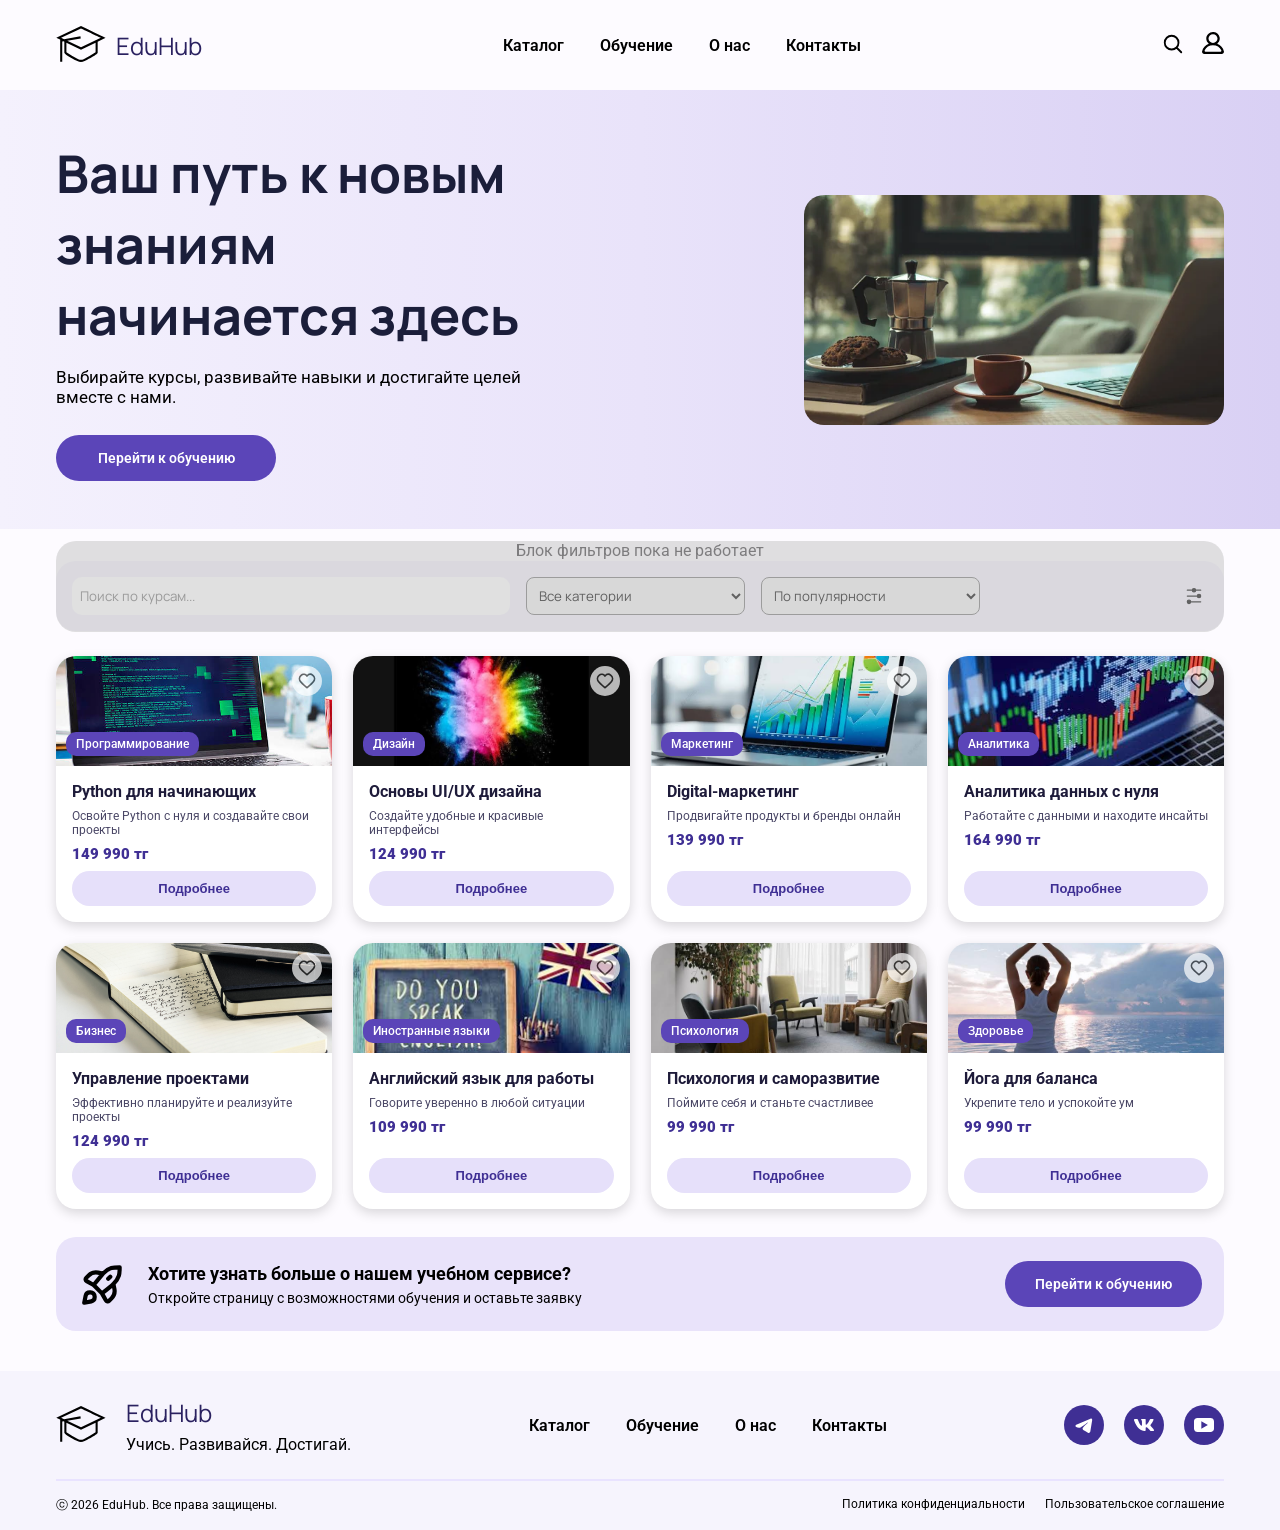
<file: index.html>
<!DOCTYPE html>
<html lang="ru">
<head>
    <meta charset="UTF-8">
    <meta name="viewport" content="width=device-width, initial-scale=1.0">
    <meta name="description" content="Платформа онлайн-курсов для обучения востребованным навыкам.">
    <link rel="preconnect" href="https://fonts.googleapis.com">
    <link rel="preconnect" href="https://fonts.gstatic.com" crossorigin>
    <link href="https://fonts.googleapis.com/css2?family=Manrope:wght@700&family=Roboto:wght@300&display=swap" rel="stylesheet">
    <link rel="stylesheet" href="./index.css">
    <title>Онлайн-сервис учебных курсов</title>
</head>
<body>
    <header class="header">
        <div class="header__logo-wrapper">
            <svg class="header__logo-icon" width="50" height="50">
                <use xlink:href="./icons/education.svg#edu-icon"></use>
            </svg>
            <span class="header__logo-name">EduHub</span>
        </div>
        <nav class="header__nav">
            <ul class="header__nav-list">
                <li class="header__nav-item">
                    <a class="header__nav-link" href="#courses">Каталог</a>
                </li>
                <li class="header__nav-item">
                    <a class="header__nav-link" href="#education">Обучение</a>
                </li>
                <li class="header__nav-item">
                    <a class="header__nav-link" href="./education.html#about-us" target="_blank">О нас</a>
                </li>
                <li class="header__nav-item">
                    <a class="header__nav-link" href="./education.html#contacts" target="_blank">Контакты</a>
                </li>
            </ul>
        </nav>
        <div class="header__links-wrapper">
            <button class="header__search-btn">
                <svg class="header__search-icon" width="22" height="22">
                    <use xlink:href="./icons/search.svg#search-icon"></use>
                </svg>
            </button>
            <a class="header__profile-link" href="https://developer.mozilla.org/en-US/" target="_blank">
                <svg class="header__profile-icon" width="22" height="22">
                    <use xlink:href="./icons/profile.svg#profile-icon"></use>
                </svg>
            </a>
        </div>
    </header>
    <main>
        <h1 class="visually-hidden">Образовательные курсы</h1>
        <section class="poster">
            <div class="poster__info">
                <h2 class="poster__heading">Ваш путь к новым знаниям начинается здесь</h2>
                <p class="poster__text">Выбирайте курсы, развивайте навыки и достигайте целей вместе с нами.</p>
                <a class="poster__btn" href="./education.html#contacts" target="_blank">Перейти к обучению</a>
            </div>
            <img class="poster__img" src="./images/laptop.jpg" alt="Фото ноутбука и чашки чая">
        </section>
        <section class="filters">
            <div class="filters__wrapper">
                <input class="filters__search" type="search" placeholder="Поиск по курсам..." name="search">
                <select class="filters__direction" name="categories" id="categories">
                    <option value="all" selected>Все категории</option>
                    <option value="programming">Программирование</option>
                    <option value="web-developing">Веб-разработка</option>
                    <option value="ui-ux-design">UI/UX-дизайн</option>
                    <option value="graphic-design">Графический дизайн</option>
                    <option value="digital-marketing">Диджитал маркетинг</option>
                    <option value="data-analyics">Аналитика данных</option>
                    <option value="business-and-management">Бизнес и менеджмент</option>
                    <option value="foreign-languages">Иностранные языки</option>
                    <option value="psychology">Психология и саморазвитие</option>
                    <option value="health-and-sport">Здоровье и спорт</option>
                </select>
                <select class="filters__sort" name="sort" id="sort">
                    <option value="popular">По популярности</option>
                    <option value="new">Сначала новые</option>
                    <option value="expensive">Сначала дорогие</option>
                    <option value="poor">Сначала дешевые</option>
                    <option value="rating">По рейтингу</option>
                    <option value="review">По количеству отзывов</option>
                    <option value="time">По длительности обучения</option>
                </select>
            </div>
            <svg class="filters__icon" width="20" height="20">
                <use xlink:href="./icons/filters.svg#filters-icon"></use>
            </svg>
        </section>
        <section class="courses" id="courses">
            <ul class="courses__list">
                <li class="coursese__item">
                    <article class="courses__card">
                        <div class="courses__img-wrapper">
                            <img class="courses__img" src="./images/program.jpg" alt="Иллюстрация кода на ноутбуке">
                            <button class="courses__like-btn">
                                <svg class="courses__like-icon" width="20" height="20">
                                    <use xlink:href="./icons/like.svg#like-icon"></use>
                                </svg>
                            </button>
                            <span class="courses__stick">Программирование</span>
                        </div>
                        <div class="courses__content-wrapper">
                            <h3 class="courses__heading">Python для начинающих</h3>
                            <p class="courses__text">Освойте Python с нуля и создавайте свои проекты</p>
                            <span class="courses__price">149 990 тг</span>
                            <button class="courses__btn">Подробнее</button>
                        </div>
                    </article>
                </li>
                <li class="coursese__item">
                    <article class="courses__card">
                        <div class="courses__img-wrapper">
                            <img class="courses__img" src="./images/colors.jpg" alt="Иллюстрация красок дизайнера">
                            <button class="courses__like-btn">
                                <svg class="courses__like-icon" width="20" height="20">
                                    <use xlink:href="./icons/like.svg#like-icon"></use>
                                </svg>
                            </button>
                            <span class="courses__stick">Дизайн</span>
                        </div>
                        <div class="courses__content-wrapper">
                            <h3 class="courses__heading">Основы UI/UX дизайна</h3>
                            <p class="courses__text">Создайте удобные и красивые интерфейсы</p>
                            <span class="courses__price">124 990 тг</span>
                            <button class="courses__btn">Подробнее</button>
                        </div>
                    </article>
                </li>
                <li class="coursese__item">
                    <article class="courses__card">
                        <div class="courses__img-wrapper">
                            <img class="courses__img" src="./images/digital.jpg" alt="Иллюстрация графика">
                            <button class="courses__like-btn">
                                <svg class="courses__like-icon" width="20" height="20">
                                    <use xlink:href="./icons/like.svg#like-icon"></use>
                                </svg>
                            </button>
                            <span class="courses__stick">Маркетинг</span>
                        </div>
                        <div class="courses__content-wrapper">
                            <h3 class="courses__heading">Digital-маркетинг</h3>
                            <p class="courses__text">Продвигайте продукты и бренды онлайн</p>
                            <span class="courses__price">139 990 тг</span>
                            <button class="courses__btn">Подробнее</button>
                        </div>
                    </article>
                </li>
                <li class="coursese__item">
                    <article class="courses__card">
                        <div class="courses__img-wrapper">
                            <img class="courses__img" src="./images/analytics.jpg" alt="Иллюстрация анализа данных">
                            <button class="courses__like-btn">
                                <svg class="courses__like-icon" width="20" height="20">
                                    <use xlink:href="./icons/like.svg#like-icon"></use>
                                </svg>
                            </button>
                            <span class="courses__stick">Аналитика</span>
                        </div>
                        <div class="courses__content-wrapper">
                            <h3 class="courses__heading">Аналитика данных с нуля</h3>
                            <p class="courses__text">Работайте с данными и находите инсайты</p>
                            <span class="courses__price">164 990 тг</span>
                            <button class="courses__btn">Подробнее</button>
                        </div>
                    </article>
                </li>
                <li class="coursese__item">
                    <article class="courses__card">
                        <div class="courses__img-wrapper">
                            <img class="courses__img" src="./images/notebook.jpg" alt="Иллюстрация записной книжки">
                            <button class="courses__like-btn">
                                <svg class="courses__like-icon" width="20" height="20">
                                    <use xlink:href="./icons/like.svg#like-icon"></use>
                                </svg>
                            </button>
                            <span class="courses__stick">Бизнес</span>
                        </div>
                        <div class="courses__content-wrapper">
                            <h3 class="courses__heading">Управление проектами</h3>
                            <p class="courses__text">Эффективно планируйте и реализуйте проекты</p>
                            <span class="courses__price">124 990 тг</span>
                            <button class="courses__btn">Подробнее</button>
                        </div>
                    </article>
                </li>
                <li class="coursese__item">
                    <article class="courses__card">
                        <div class="courses__img-wrapper">
                            <img class="courses__img" src="./images/english.jpg" alt="Иллюстрация английского флага">
                            <button class="courses__like-btn">
                                <svg class="courses__like-icon" width="20" height="20">
                                    <use xlink:href="./icons/like.svg#like-icon"></use>
                                </svg>
                            </button>
                            <span class="courses__stick">Иностранные языки</span>
                        </div>
                        <div class="courses__content-wrapper">
                            <h3 class="courses__heading">Английский язык для работы</h3>
                            <p class="courses__text">Говорите уверенно в любой ситуации</p>
                            <span class="courses__price">109 990 тг</span>
                            <button class="courses__btn">Подробнее</button>
                        </div>
                    </article>
                </li>
                <li class="coursese__item">
                    <article class="courses__card">
                        <div class="courses__img-wrapper">
                            <img class="courses__img" src="./images/psychology.jpg" alt="Фото кабинета психолога">
                            <button class="courses__like-btn">
                                <svg class="courses__like-icon" width="20" height="20">
                                    <use xlink:href="./icons/like.svg#like-icon"></use>
                                </svg>
                            </button>
                            <span class="courses__stick">Психология</span>
                        </div>
                        <div class="courses__content-wrapper">
                            <h3 class="courses__heading">Психология и саморазвитие</h3>
                            <p class="courses__text">Поймите себя и станьте счастливее</p>
                            <span class="courses__price">99 990 тг</span>
                            <button class="courses__btn">Подробнее</button>
                        </div>
                    </article>
                </li>
                <li class="coursese__item">
                    <article class="courses__card">
                        <div class="courses__img-wrapper">
                            <img class="courses__img" src="./images/yoga.jpg" alt="Фото занятия йоги">
                            <button class="courses__like-btn">
                                <svg class="courses__like-icon" width="20" height="20">
                                    <use xlink:href="./icons/like.svg#like-icon"></use>
                                </svg>
                            </button>
                            <span class="courses__stick">Здоровье</span>
                        </div>
                        <div class="courses__content-wrapper">
                            <h3 class="courses__heading">Йога для баланса</h3>
                            <p class="courses__text">Укрепите тело и успокойте ум</p>
                            <span class="courses__price">99 990 тг</span>
                            <button class="courses__btn">Подробнее</button>
                        </div>
                    </article>
                </li>
            </ul>
        </section>
        <section class="add-info" id="education">
            <div class="add-info__wrapper">
                <svg class="add-info__icon" width="50" height="50">
                    <use xlink:href="./icons/rocket.svg#rocket-icon"></use>
                </svg>
                <div class="add-info__text-wrapper">
                    <h3 class="add-info__title">Хотите узнать больше о нашем учебном сервисе?</h3>
                    <p class="add-info__text">Откройте страницу с возможностями обучения и оставьте заявку</p>
                </div>
            </div>
            <a class="add-info__btn" href="./education.html#contacts" target="_blank">Перейти к обучению</a>
        </section>
    </main>
    <footer class="footer">
        <div class="footer__content">
            <div class="footer__logo-content">
                <svg class="footer__logo-icon" width="50" height="50">
                    <use xlink:href="./icons/education.svg#edu-icon"></use>
                </svg>
                <div class="footer__logo-text-wrapper">
                    <span class="footer__logo-name">EduHub</span>
                    <span class="footer__logo-text">Учись. Развивайся. Достигай.</span>
                </div>
            </div>
            <nav class="footer__nav">
                <ul class="footer__nav-list">
                    <li class="footer__nav-item">
                        <a class="footer__nav-link" href="#courses">Каталог</a>
                    </li>
                    <li class="footer__nav-item">
                        <a class="footer__nav-link" href="#education">Обучение</a>
                    </li>
                    <li class="footer__nav-item">
                        <a class="footer__nav-link" href="./education.html#about-us" target="_blank">О нас</a>
                    </li>
                    <li class="footer__nav-item">
                        <a class="footer__nav-link" href="./education.html#contacts" target="_blank">Контакты</a>
                    </li>
                </ul>
            </nav>
            <ul class="footer__socials-list">
                <li class="footer__social-item">
                    <a class="footer__social-link" href="https://developer.mozilla.org/en-US/" target="_blank">
                        <svg class="footer__telegram-icon" width="20" height="20">
                            <use xlink:href="./icons/telegram.svg#telegram-icon"></use>
                        </svg>
                    </a>
                </li>
                <li class="footer__social-item">
                    <a class="footer__social-link" href="https://developer.mozilla.org/en-US/" target="_blank">
                        <svg class="footer__vk-icon" width="20" height="20">
                            <use xlink:href="./icons/vk.svg#vk-icon"></use>
                        </svg>
                    </a>
                </li>
                <li class="footer__social-item">
                    <a class="footer__social-link" href="https://developer.mozilla.org/en-US/" target="_blank">
                        <svg class="footer__youtube-icon" width="20" height="20">
                            <use xlink:href="./icons/youtube.svg#youtube-icon"></use>
                        </svg>
                    </a>
                </li>
            </ul>
        </div>
        <div class="footer__add-info">
            <span class="footer__rights">ⓒ 2026 EduHub. Все права защищены.</span>
            <div class="footer__add-info-wrapper">
                <a class="footer__confidentiality" href="https://developer.mozilla.org/en-US/" target="_blank">Политика конфиденциальности</a>
                <a class="footer__agreement" href="https://developer.mozilla.org/en-US/" target="_blank">Пользовательское соглашение</a>
            </div>
        </div>
    </footer>
</body>
</html>
</file>
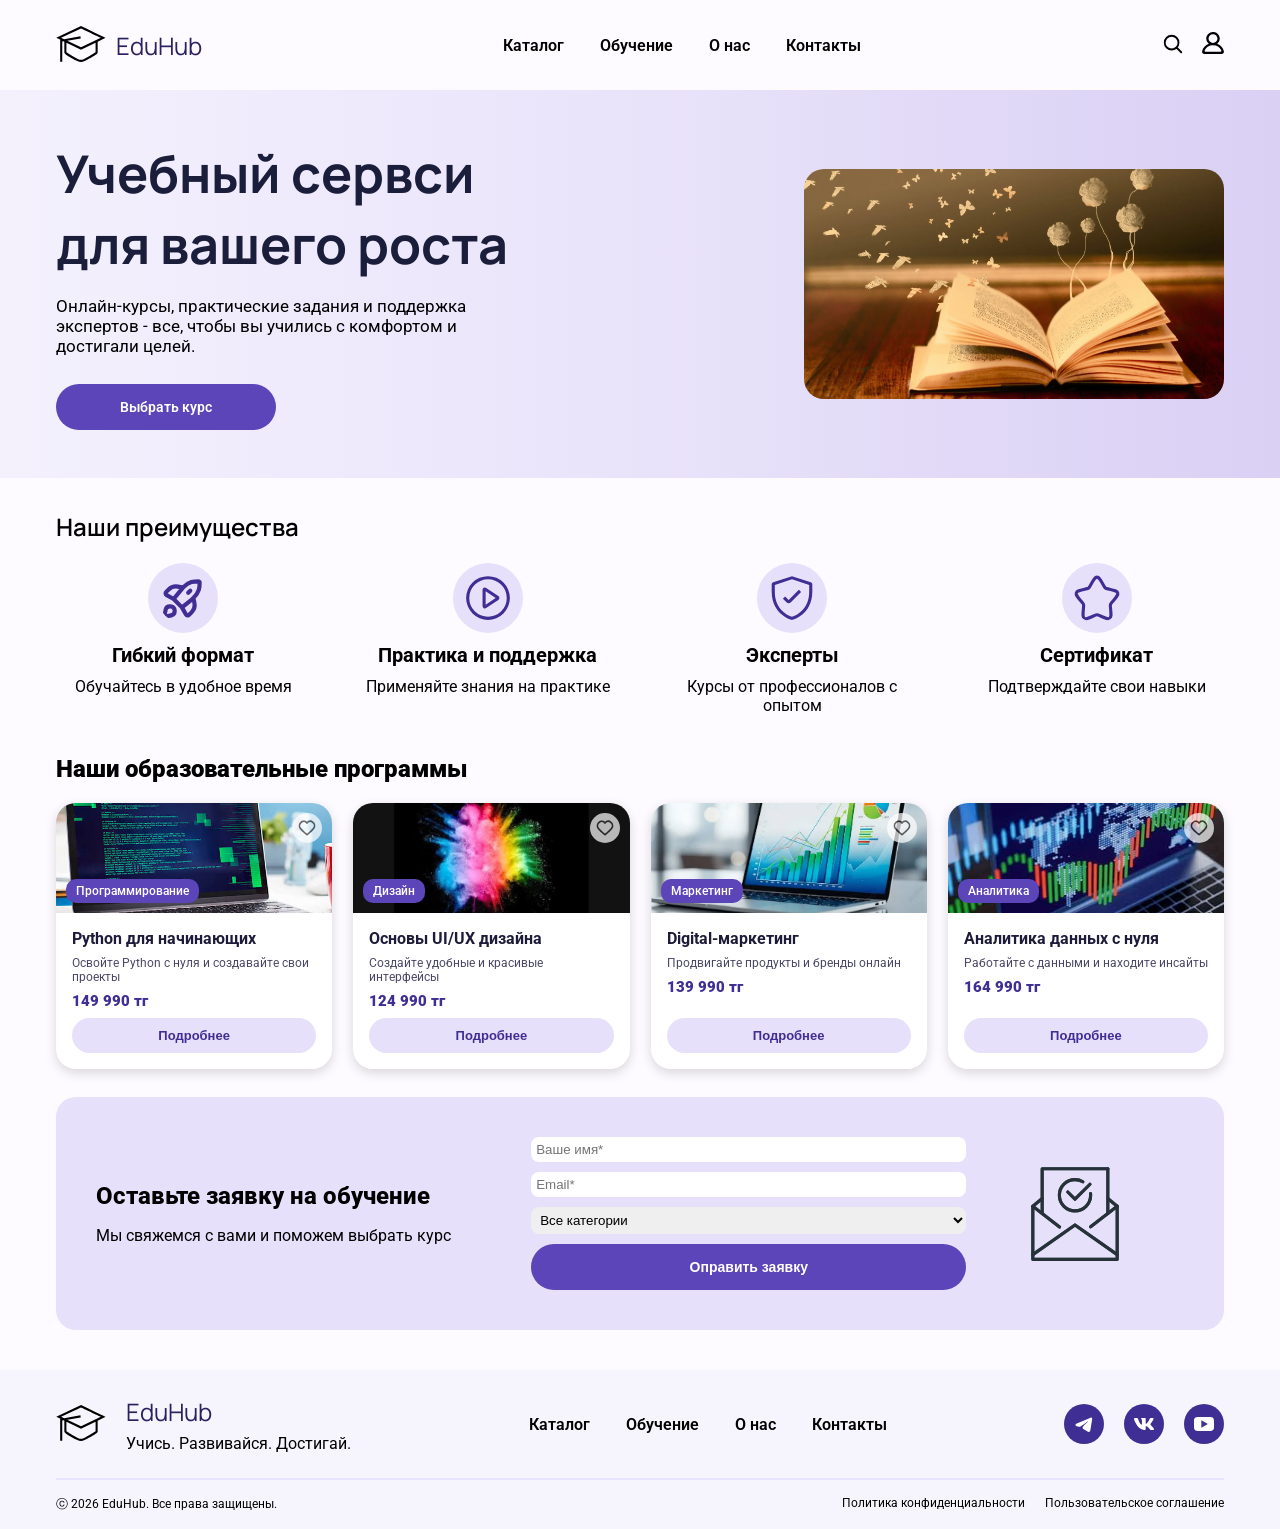
<file: education.html>
<!DOCTYPE html>
<html lang="ru">
<head>
    <meta charset="UTF-8">
    <meta name="viewport" content="width=device-width, initial-scale=1.0">
    <meta name="description" content="Узнайте, как работает наш сервис, какие задачи он решает и какие преимущества даёт пользователям.">
    <link rel="preconnect" href="https://fonts.googleapis.com">
    <link rel="preconnect" href="https://fonts.gstatic.com" crossorigin>
    <link href="https://fonts.googleapis.com/css2?family=Manrope:wght@700&family=Roboto:wght@300&display=swap" rel="stylesheet">
    <link rel="stylesheet" href="./index.css">
    <title>Подробная информация о нашем сервисе</title>
</head>
<body>
    <header class="header">
        <div class="header__logo-wrapper">
            <svg class="header__logo-icon" width="50" height="50">
                <use xlink:href="./icons/education.svg#edu-icon"></use>
            </svg>
            <span class="header__logo-name">EduHub</span>
        </div>
        <nav class="header__nav">
            <ul class="header__nav-list">
                <li class="header__nav-item">
                    <a class="header__nav-link" href="#courses">Каталог</a>
                </li>
                <li class="header__nav-item">
                    <a class="header__nav-link" href="./index.html#education" target="_blank">Обучение</a>
                </li>
                <li class="header__nav-item">
                    <a class="header__nav-link" href="#about-us">О нас</a>
                </li>
                <li class="header__nav-item">
                    <a class="header__nav-link" href="#contacts">Контакты</a>
                </li>
            </ul>
        </nav>
        <div class="header__links-wrapper">
            <button class="header__search-btn">
                <svg class="header__search-icon" width="22" height="22">
                    <use xlink:href="./icons/search.svg#search-icon"></use>
                </svg>
            </button>
            <a class="header__profile-link" href="https://developer.mozilla.org/en-US/" target="_blank">
                <svg class="header__profile-icon" width="22" height="22">
                    <use xlink:href="./icons/profile.svg#profile-icon"></use>
                </svg>
            </a>
        </div>
    </header>
    <main>
        <h1 class="visually-hidden">Информация про обучение</h1>
        <section class="poster" id="about-us">
            <div class="poster__info">
                <h2 class="poster__heading">Учебный сервси для вашего роста</h2>
                <p class="poster__text">Онлайн-курсы, практические задания и поддержка экспертов - все, чтобы вы учились с комфортом и достигали целей.</p>
                <a class="poster__btn" href="#courses">Выбрать курс</a>
            </div>
            <img class="poster__img" src="./images/books.jpg" alt="Фото книжки">
        </section>
        <section class="advantages">
            <h2 class="advantages__heading">Наши преимущества</h2>
            <ul class="advantages__list">
                <li class="advantages__item">
                    <svg class="advantages__icon" width="50" height="50">
                        <use xlink:href="./icons/rocket.svg#rocket-icon"></use>
                    </svg>
                    <h3 class="advantages__title">Гибкий формат</h3>
                    <p class="advantages__text">Обучайтесь в удобное время</p>
                </li>
                <li class="advantages__item">
                    <svg class="advantages__icon" width="50" height="50">
                        <use xlink:href="./icons/video.svg#video-icon"></use>
                    </svg>
                    <h3 class="advantages__title">Практика и поддержка</h3>
                    <p class="advantages__text">Применяйте знания на практике</p>
                </li>
                <li class="advantages__item">
                    <svg class="advantages__icon" width="50" height="50">
                        <use xlink:href="./icons/protect.svg#protect-icon"></use>
                    </svg>
                    <h3 class="advantages__title">Эксперты</h3>
                    <p class="advantages__text">Курсы от профессионалов с опытом</p>
                </li>
                <li class="advantages__item">
                    <svg class="advantages__icon" width="50" height="50">
                        <use xlink:href="./icons/star.svg#star-icon"></use>
                    </svg>
                    <h3 class="advantages__title">Сертификат</h3>
                    <p class="advantages__text">Подтверждайте свои навыки</p>
                </li>
            </ul>
        </section>
        <section class="courses" id="courses">
            <h2 class="courses__title">Наши образовательные программы</h2>
            <ul class="courses__list">
                <li class="coursese__item">
                    <article class="courses__card">
                        <div class="courses__img-wrapper">
                            <img class="courses__img" src="./images/program.jpg" alt="Иллюстрация кода на ноутбуке">
                            <button class="courses__like-btn">
                                <svg class="courses__like-icon" width="20" height="20">
                                    <use xlink:href="./icons/like.svg#like-icon"></use>
                                </svg>
                            </button>
                            <span class="courses__stick">Программирование</span>
                        </div>
                        <div class="courses__content-wrapper">
                            <h3 class="courses__heading">Python для начинающих</h3>
                            <p class="courses__text">Освойте Python с нуля и создавайте свои проекты</p>
                            <span class="courses__price">149 990 тг</span>
                            <button class="courses__btn">Подробнее</button>
                        </div>
                    </article>
                </li>
                <li class="coursese__item">
                    <article class="courses__card">
                        <div class="courses__img-wrapper">
                            <img class="courses__img" src="./images/colors.jpg" alt="Иллюстрация красок дизайнера">
                            <button class="courses__like-btn">
                                <svg class="courses__like-icon" width="20" height="20">
                                    <use xlink:href="./icons/like.svg#like-icon"></use>
                                </svg>
                            </button>
                            <span class="courses__stick">Дизайн</span>
                        </div>
                        <div class="courses__content-wrapper">
                            <h3 class="courses__heading">Основы UI/UX дизайна</h3>
                            <p class="courses__text">Создайте удобные и красивые интерфейсы</p>
                            <span class="courses__price">124 990 тг</span>
                            <button class="courses__btn">Подробнее</button>
                        </div>
                    </article>
                </li>
                <li class="coursese__item">
                    <article class="courses__card">
                        <div class="courses__img-wrapper">
                            <img class="courses__img" src="./images/digital.jpg" alt="Иллюстрация графиков">
                            <button class="courses__like-btn">
                                <svg class="courses__like-icon" width="20" height="20">
                                    <use xlink:href="./icons/like.svg#like-icon"></use>
                                </svg>
                            </button>
                            <span class="courses__stick">Маркетинг</span>
                        </div>
                        <div class="courses__content-wrapper">
                            <h3 class="courses__heading">Digital-маркетинг</h3>
                            <p class="courses__text">Продвигайте продукты и бренды онлайн</p>
                            <span class="courses__price">139 990 тг</span>
                            <button class="courses__btn">Подробнее</button>
                        </div>
                    </article>
                </li>
                <li class="coursese__item">
                    <article class="courses__card">
                        <div class="courses__img-wrapper">
                            <img class="courses__img" src="./images/analytics.jpg" alt="Иллюстрация анализа данных">
                            <button class="courses__like-btn">
                                <svg class="courses__like-icon" width="20" height="20">
                                    <use xlink:href="./icons/like.svg#like-icon"></use>
                                </svg>
                            </button>
                            <span class="courses__stick">Аналитика</span>
                        </div>
                        <div class="courses__content-wrapper">
                            <h3 class="courses__heading">Аналитика данных с нуля</h3>
                            <p class="courses__text">Работайте с данными и находите инсайты</p>
                            <span class="courses__price">164 990 тг</span>
                            <button class="courses__btn">Подробнее</button>
                        </div>
                    </article>
                </li>
            </ul>
        </section>
        <section class="contacts" id="contacts">
            <div class="contacts__text-wrapper">
                <h3 class="contacts__title">Оставьте заявку на обучение</h3>
                <p class="contacts__text">Мы свяжемся с вами и поможем выбрать курс</p>
            </div>
            <form action="#" method="GET" class="contacts__form">
                <div class="contacts__input-wrapper">
                    <label for="name" class="contacts__input-label"></label>
                    <input id="name" type="text" name="name" class="contacts__input" placeholder="Ваше имя*" required>
                </div>
                <div class="contacts__input-wrapper">
                    <label for="email" class="contacts__input-label"></label>
                    <input id="email" type="text" name="email" class="contacts__input" placeholder="Email*" required>
                </div>
                <select class="contacts__direction" name="categories" id="categories">
                    <option value="all" selected>Все категории</option>
                    <option value="programming">Программирование</option>
                    <option value="web-developing">Веб-разработка</option>
                    <option value="ui-ux-design">UI/UX-дизайн</option>
                    <option value="graphic-design">Графический дизайн</option>
                    <option value="digital-marketing">Диджитал маркетинг</option>
                    <option value="data-analyics">Аналитика данных</option>
                    <option value="business-and-management">Бизнес и менеджмент</option>
                    <option value="foreign-languages">Иностранные языки</option>
                    <option value="psychology">Психология и саморазвитие</option>
                    <option value="health-and-sport">Здоровье и спорт</option>
                </select>
                <button class="contacts__btn" type="submit">Оправить заявку</button>
            </form>
            <svg class="contacts__icon" width="100" height="100">
                <use xlink:href="./icons/message.svg#message-icon"></use>
            </svg>
        </section>
    </main>
    <footer class="footer">
        <div class="footer__content">
            <div class="footer__logo-content">
                <svg class="footer__logo-icon" width="50" height="50">
                    <use xlink:href="./icons/education.svg#edu-icon"></use>
                </svg>
                <div class="footer__logo-text-wrapper">
                    <span class="footer__logo-name">EduHub</span>
                    <span class="footer__logo-text">Учись. Развивайся. Достигай.</span>
                </div>
            </div>
            <nav class="footer__nav">
                <ul class="footer__nav-list">
                    <li class="footer__nav-item">
                        <a class="footer__nav-link" href="#courses">Каталог</a>
                    </li>
                    <li class="footer__nav-item">
                        <a class="footer__nav-link" href="./index.html#education" target="_blank">Обучение</a>
                    </li>
                    <li class="footer__nav-item">
                        <a class="footer__nav-link" href="#about-us">О нас</a>
                    </li>
                    <li class="footer__nav-item">
                        <a class="footer__nav-link" href="#contacts">Контакты</a>
                    </li>
                </ul>
            </nav>
            <ul class="footer__socials-list">
                <li class="footer__social-item">
                    <a class="footer__social-link" href="https://developer.mozilla.org/en-US/" target="_blank">
                        <svg class="footer__telegram-icon" width="20" height="20">
                            <use xlink:href="./icons/telegram.svg#telegram-icon"></use>
                        </svg>
                    </a>
                </li>
                <li class="footer__social-item">
                    <a class="footer__social-link" href="https://developer.mozilla.org/en-US/" target="_blank">
                        <svg class="footer__vk-icon" width="20" height="20">
                            <use xlink:href="./icons/vk.svg#vk-icon"></use>
                        </svg>
                    </a>
                </li>
                <li class="footer__social-item">
                    <a class="footer__social-link" href="https://developer.mozilla.org/en-US/" target="_blank">
                        <svg class="footer__youtube-icon" width="20" height="20">
                            <use xlink:href="./icons/youtube.svg#youtube-icon"></use>
                        </svg>
                    </a>
                </li>
            </ul>
        </div>
        <div class="footer__add-info">
            <span class="footer__rights">ⓒ 2026 EduHub. Все права защищены.</span>
            <div class="footer__add-info-wrapper">
                <a class="footer__confidentiality" href="https://developer.mozilla.org/en-US/" target="_blank">Политика конфиденциальности</a>
                <a class="footer__agreement" href="https://developer.mozilla.org/en-US/" target="_blank">Пользовательское соглашение</a>
            </div>
        </div>
    </footer>
</body>
</html>
</file>
<file: index.css>
@import url('./styles/reset.css');
@import url('./styles/header.css');
@import url('./styles/poster.css');
@import url('./styles/filters.css');
@import url('./styles/courses.css');
@import url('./styles/add-info.css');
@import url('./styles/advantages.css');
@import url('./styles/contacts.css');
@import url('./styles/footer.css');
</file>
